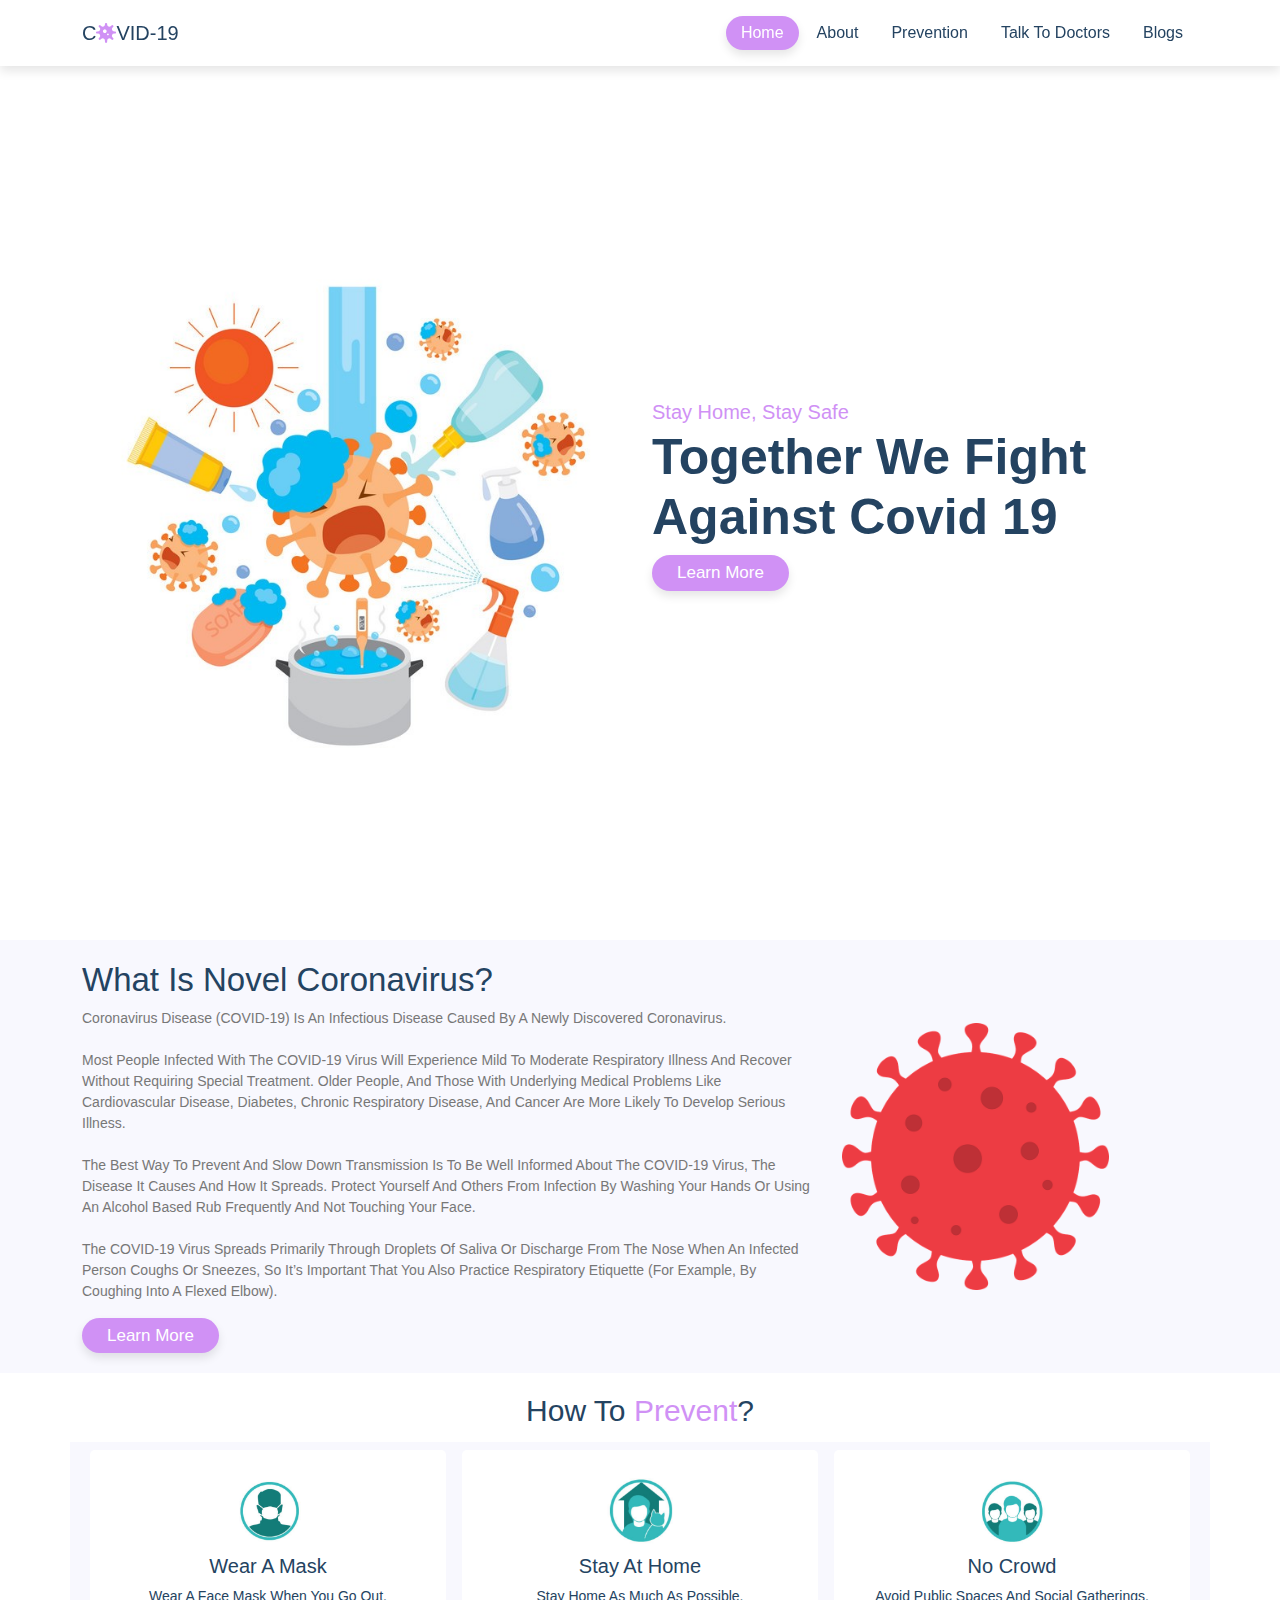
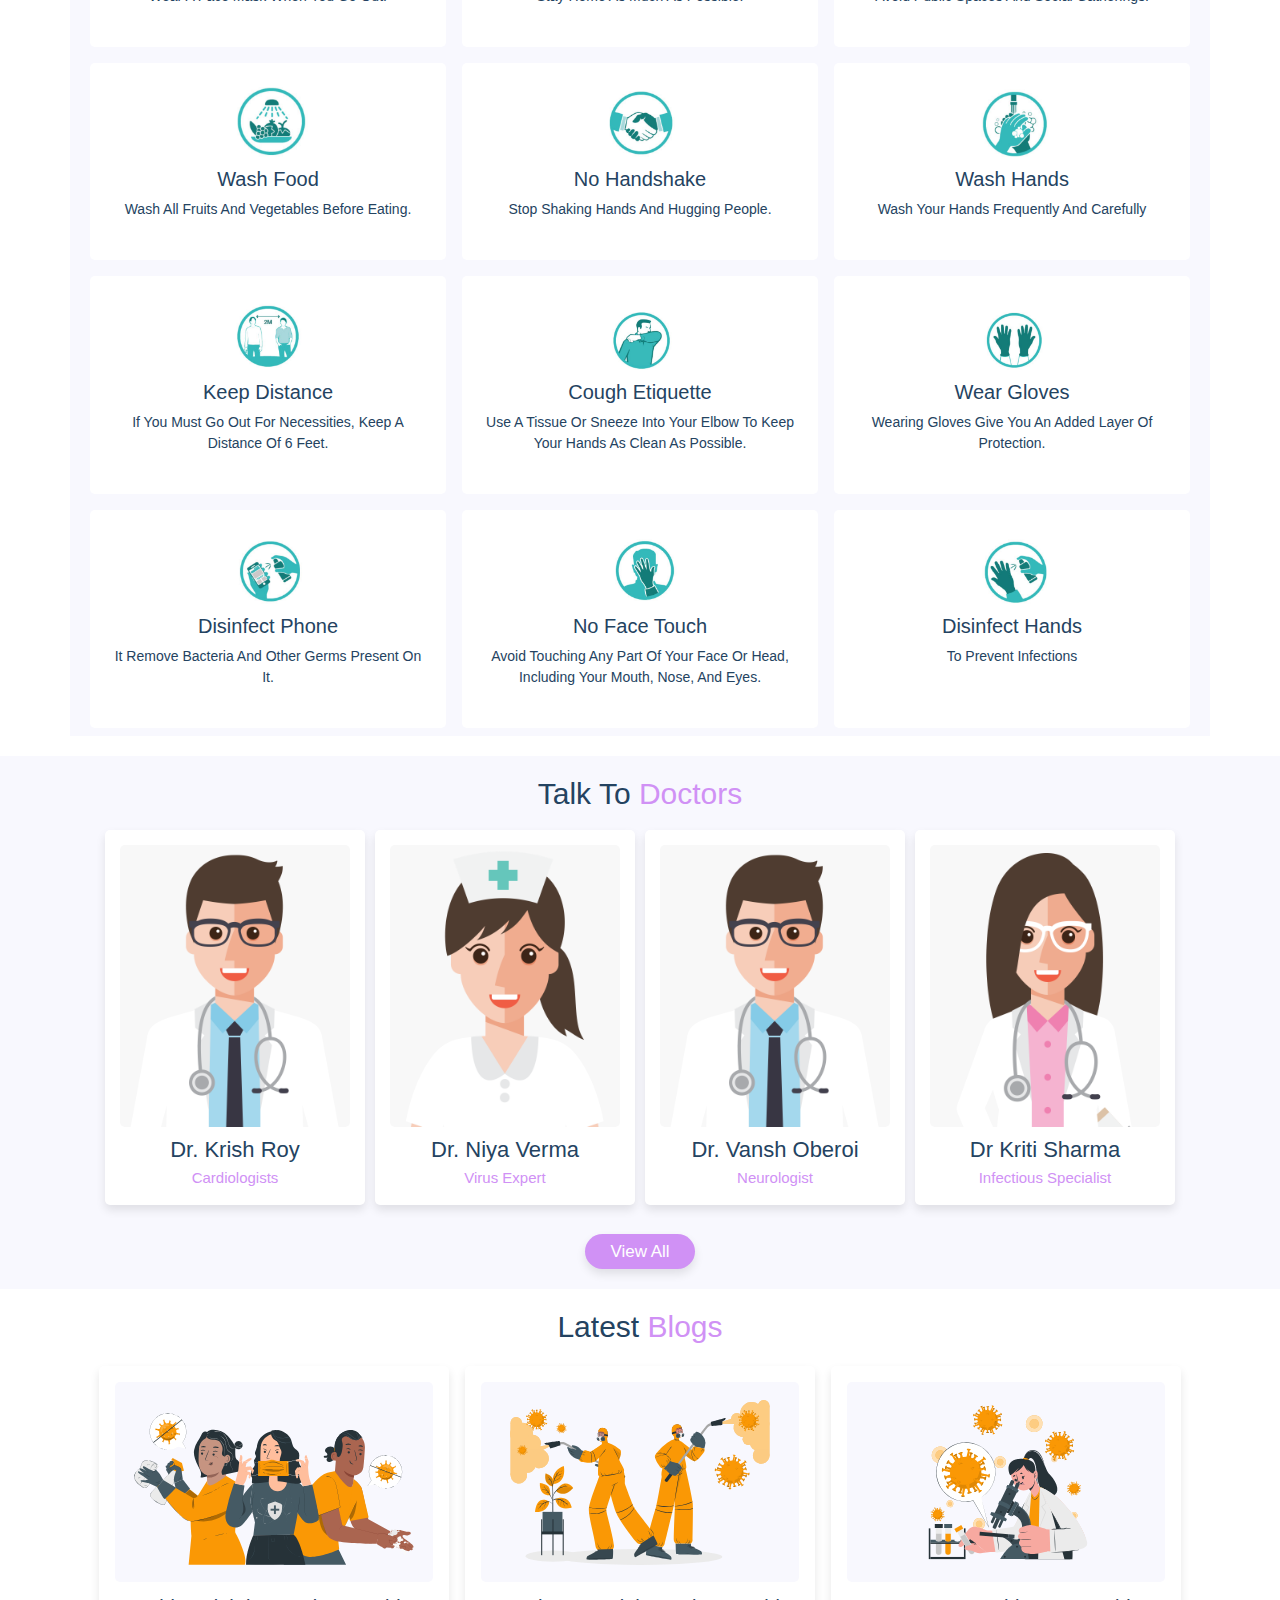
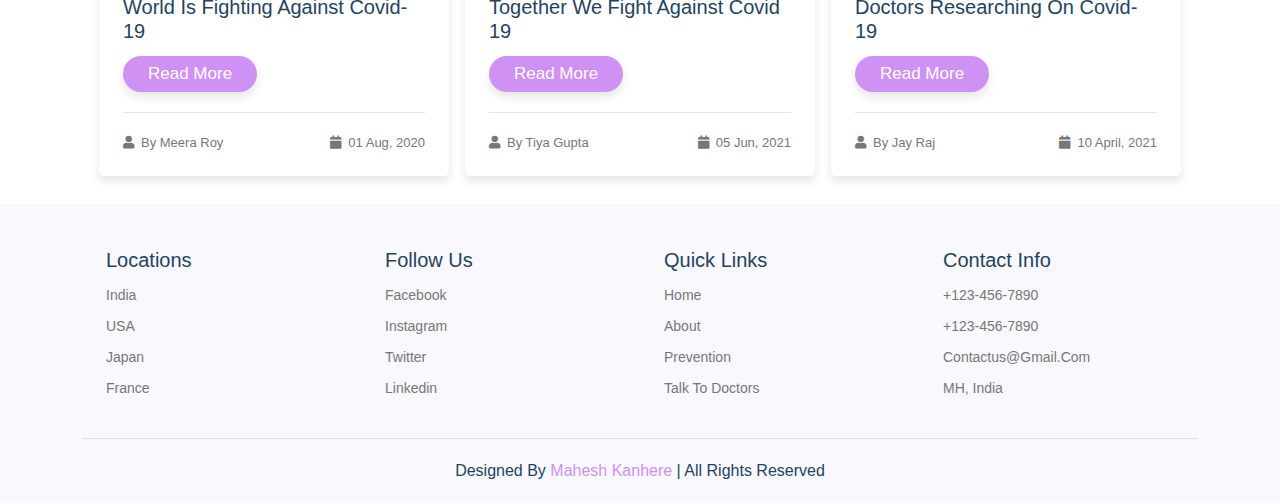
<file: src/index.html>
<!DOCTYPE html>
<html lang="en">

<head>
    <meta charset="UTF-8">
    <meta http-equiv="X-UA-Compatible" content="IE=edge">
    <meta name="viewport" content="width=device-width, initial-scale=1.0">
    <title>covid-19 awerness</title>

    <!-- bootstrap cdn link  -->
    <link href="https://cdn.jsdelivr.net/npm/bootstrap@5.0.2/dist/css/bootstrap.min.css" rel="stylesheet">

    <!-- font awesome cdn link  -->
    <link rel="stylesheet" href="https://cdnjs.cloudflare.com/ajax/libs/font-awesome/5.15.3/css/all.min.css">

    <!-- custom css file link  -->
    <link rel="stylesheet" href="style.css">

</head>

<body>

    <!-- header section starts -->

    <header class="fixed-top py-3">

        <div class="container d-flex align-items-center justify-content-between">

            <a href="#" class="logo">C<span class="fas fa-virus"></span>VID-19</a>

            <div id="menu-bar" class="fas fa-bars d-inline-block d-md-none"></div>

            <nav class="nav">
                <a href="#home" class="active">home</a>
                <a href="#about">about</a>
                <a href="#prevent">prevention</a>
                <a href="#experts">talk to doctors</a>
                <a href="#blogs">blogs</a>
            </nav>

        </div>

    </header>

    <!-- header section end-->

    <!-- home section starts  -->

    <section class="home" id="home">

        <div class="container">

            <div class="row min-vh-100 align-items-center pt-5">

                <div class="col-md-6">
                    <span class="hbeat">

                        <img src="images/edited-corona.jpg" class="w-100" alt="">
                    </span>
                </div>

                <div class="col-md-6 content text-center text-md-start pl-md-5">
                    <span>stay home, stay safe</span>
                    <h3>together we fight against covid 19</h3>
                    <a href="https://www.who.int/southeastasia/news/opinion-editorials/detail/together-forward-in-the-fight-against-covid-19" class="link-btn">learn more</a>
                </div>

            </div>

        </div>

    </section>

    <!-- home section ends -->

    <!-- about section starts  -->

    <section class="about" id="about">

        <div class="container">

            <div class="row align-items-center flex-wrap-reverse">

                <div class="col-md-8 content">
                    <h3>What is novel coronavirus?</h3>
                    <p>Coronavirus disease (COVID-19) is an infectious disease caused by a newly discovered coronavirus.
                        <br> <br>

                        Most people infected with the COVID-19 virus will experience mild to moderate respiratory
                        illness and recover without requiring special treatment. Older people, and those with underlying
                        medical problems like cardiovascular disease, diabetes, chronic respiratory disease, and cancer
                        are more likely to develop serious illness. <br> <br>

                        The best way to prevent and slow down transmission is to be well informed about the COVID-19
                        virus, the disease it causes and how it spreads. Protect yourself and others from infection by
                        washing your hands or using an alcohol based rub frequently and not touching your face. <br>
                        <br>

                        The COVID-19 virus spreads primarily through droplets of saliva or discharge from the nose when
                        an infected person coughs or sneezes, so it’s important that you also practice respiratory
                        etiquette (for example, by coughing into a flexed elbow).<br></p>

                    <a href="https://www.who.int/" class="link-btn">learn more</a>
                </div>

                <div class="col-md-4">
                    <span class="rotate">

                        <img src="images/virus.png" class="w-75" alt="">
                    </span>
                </div>

            </div>

        </div>

    </section>

    <!-- about section ends -->




    <!-- prevent section starts  -->

    <section class="prevent" id="prevent">

        <h1 class="heading"> how to <span>prevent</span>? </h1>

        <div class="try container">

            <div class="d-flex flex-wrap justify-content-center">

                <div class="box p-4 m-2">
                    <img src="images/two.png" alt="">
                    <h3>wear a mask</h3>
                    <p>Wear a face mask when you go out.</p>
                </div>

                <div class="box p-4 m-2">
                    <img src="images/one.png" alt="">
                    <h3>stay at home</h3>
                    <p>Stay home as much as possible. </p>
                </div>

                <div class="box p-4 m-2">
                    <img src="images/three.png" alt="">
                    <h3>no crowd</h3>
                    <p>Avoid public spaces and social gatherings.</p>
                </div>

                <div class="box p-4 m-2">
                    <img src="images/four.png" alt="">
                    <h3>wash food</h3>
                    <p>wash all fruits and vegetables before eating.</p>
                </div>

                <div class="box p-4 m-2">
                    <img src="images/five.png" alt="">
                    <h3>no handshake</h3>
                    <p>Stop shaking hands and hugging people.</p>
                </div>

                <div class="box p-4 m-2">
                    <img src="images/six.png" alt="">
                    <h3>wash hands</h3>
                    <p>Wash your hands frequently and carefully</p>
                </div>

                <div class="box p-4 m-2">
                    <img src="images/seven.png" alt="">
                    <h3>keep distance</h3>
                    <p>If you must go out for necessities, keep a distance of 6 feet.</p>
                </div>

                <div class="box p-4 m-2">
                    <img src="images/eight.png" alt="">
                    <h3>cough etiquette</h3>
                    <p>Use a tissue or sneeze into your elbow to keep your hands as clean as possible.</p>
                </div>

                <div class="box p-4 m-2">
                    <img src="images/nine.png" alt="">
                    <h3>wear gloves</h3>
                    <p> wearing gloves give you an added layer of protection.</p>
                </div>

                <div class="box p-4 m-2">
                    <img src="images/ten.png" alt="">
                    <h3>disinfect phone</h3>
                    <p>it remove bacteria and other germs present on it.</p>
                </div>

                <div class="box p-4 m-2">
                    <img src="images/eleven.png" alt="">
                    <h3>no face touch</h3>
                    <p>Avoid touching any part of your face or head, including your mouth, nose, and eyes.</p>
                </div>

                <div class="box p-4 m-2">
                    <img src="images/twelve.png" alt="">
                    <h3>disinfect hands</h3>
                    <p>to prevent infections</p>
                </div>






            </div>

        </div>

    </section>

    <!-- prevent section ends -->

    <!-- experts section starts  -->

    <section class="experts" id="experts">

        <h1 class="heading"> talk to <span>doctors</span> </h1>

        <div class="container">

            <div class="d-flex justify-content-center flex-wrap">

                <div class="box">
                    <img src="images/exp-1.png" alt="">
                    <h3>Dr. krish Roy</h3>
                    <span>cardiologists</span>
                    <div class="share">
                        <a href="#" class="fab fa-facebook-f"></a>
                        <a href="#" class="fab fa-twitter"></a>
                        <a href="#" class="fab fa-instagram"></a>
                        <a href="#" class="fab fa-linkedin"></a>
                    </div>
                </div>

                <div class="box">
                    <img src="images/exp-2.png" alt="">
                    <h3>dr. niya verma</h3>
                    <span>virus expert</span>
                    <div class="share">
                        <a href="#" class="fab fa-facebook-f"></a>
                        <a href="#" class="fab fa-twitter"></a>
                        <a href="#" class="fab fa-instagram"></a>
                        <a href="#" class="fab fa-linkedin"></a>
                    </div>
                </div>

                <div class="box">
                    <img src="images/exp-3.png" alt="">
                    <h3>dr. vansh oberoi</h3>
                    <span>neurologist</span>
                    <div class="share">
                        <a href="#" class="fab fa-facebook-f"></a>
                        <a href="#" class="fab fa-twitter"></a>
                        <a href="#" class="fab fa-instagram"></a>
                        <a href="#" class="fab fa-linkedin"></a>
                    </div>
                </div>

                <div class="box">
                    <img src="images/exp-4.png" alt="">
                    <h3>dr kriti sharma</h3>
                    <span>infectious specialist</span>
                    <div class="share">
                        <a href="#" class="fab fa-facebook-f"></a>
                        <a href="#" class="fab fa-twitter"></a>
                        <a href="#" class="fab fa-instagram"></a>
                        <a href="#" class="fab fa-linkedin"></a>
                    </div>
                </div>

            </div>

        </div>
        <br>
           <center>

               <a href="doctors.html" class="link-btn">View All</a>
            </center>

    </section>

    <!-- experts section ends -->



    <!-- blogs section starts  -->

    <section class="blogs" id="blogs">

        <h1 class="heading">latest <span>blogs</span> </h1>

        <div class="container">

            <div class="d-flex justify-content-center flex-wrap">

                <div class="box p-3 m-2">
                    <div class="image">
                        <img src="images/blog-1.svg" class="w-100 h-100" alt="">
                    </div>
                    <div class="content p-2">
                        <h3>world is fighting against covid-19</h3>
                        <a href="#" class="link-btn">read more</a>
                        <div class="icons">
                            <a href="#"><i class="fas fa-user"></i>by meera roy</a>
                            <a href="#"><i class="fas fa-calendar"></i>01 aug, 2020</a>
                        </div>
                    </div>
                </div>

                <div class="box p-3 m-2">
                    <div class="image">
                        <img src="images/blog-2.svg" class="w-100 h-100" alt="">
                    </div>
                    <div class="content p-2">
                        <h3>together we fight against covid 19</h3>
                        <a href="#" class="link-btn">read more</a>
                        <div class="icons">
                            <a href="#"><i class="fas fa-user"></i>by tiya gupta</a>
                            <a href="#"><i class="fas fa-calendar"></i>05 jun, 2021</a>
                        </div>
                    </div>
                </div>

                <div class="box p-3 m-2">
                    <div class="image">
                        <img src="images/blog-3.svg" class="w-100 h-100" alt="">
                    </div>
                    <div class="content p-2">
                        <h3>doctors researching on covid-19</h3>
                        <a href="#" class="link-btn">read more</a>
                        <div class="icons">
                            <a href="#"><i class="fas fa-user"></i>by jay raj</a>
                            <a href="#"><i class="fas fa-calendar"></i>10 april, 2021</a>
                        </div>
                    </div>
                </div>

            </div>

        </div>

    </section>

    <!-- blogs section ends -->

    <!-- footer section starts  -->

    <section class="footer">

        <div class="container">

            <div class="d-flex flex-wrap justify-content-center text-center text-sm-start">

                <div class="box p-3 m-2">
                    <h3>locations</h3>
                    <a href="#">india</a>
                    <a href="#">USA</a>
                    <a href="#">japan</a>
                    <a href="#">france</a>

                </div>

                <div class="box p-3 m-2">
                    <h3>follow us</h3>
                    <a href="#">facebook</a>
                    <a href="#">instagram</a>
                    <a href="#">twitter</a>
                    <a href="#">linkedin</a>
                </div>

                <div class="box p-3 m-2">
                    <h3>quick links</h3>
                    <a href="#">home</a>
                    <a href="#">about</a>
                    <a href="#">prevention</a>
                    <a href="#">talk to doctors</a>

                </div>

                

                <div class="box p-3 m-2">
                    <h3>contact info</h3>
                    <a href="#">+123-456-7890</a>
                    <a href="#">+123-456-7890</a>
                    <a href="#">contactus@gmail.com</a>
                    <a href="#">MH, india</a>
                </div>

            </div>

            <div class="credit"> Designed by <span>Mahesh Kanhere</span> | all rights reserved </div>

        </div>

    </section>

    <!-- footer section ends -->

    <!-- js file link  -->
    <script src="script.js"></script>

</body>

</html>
</file>
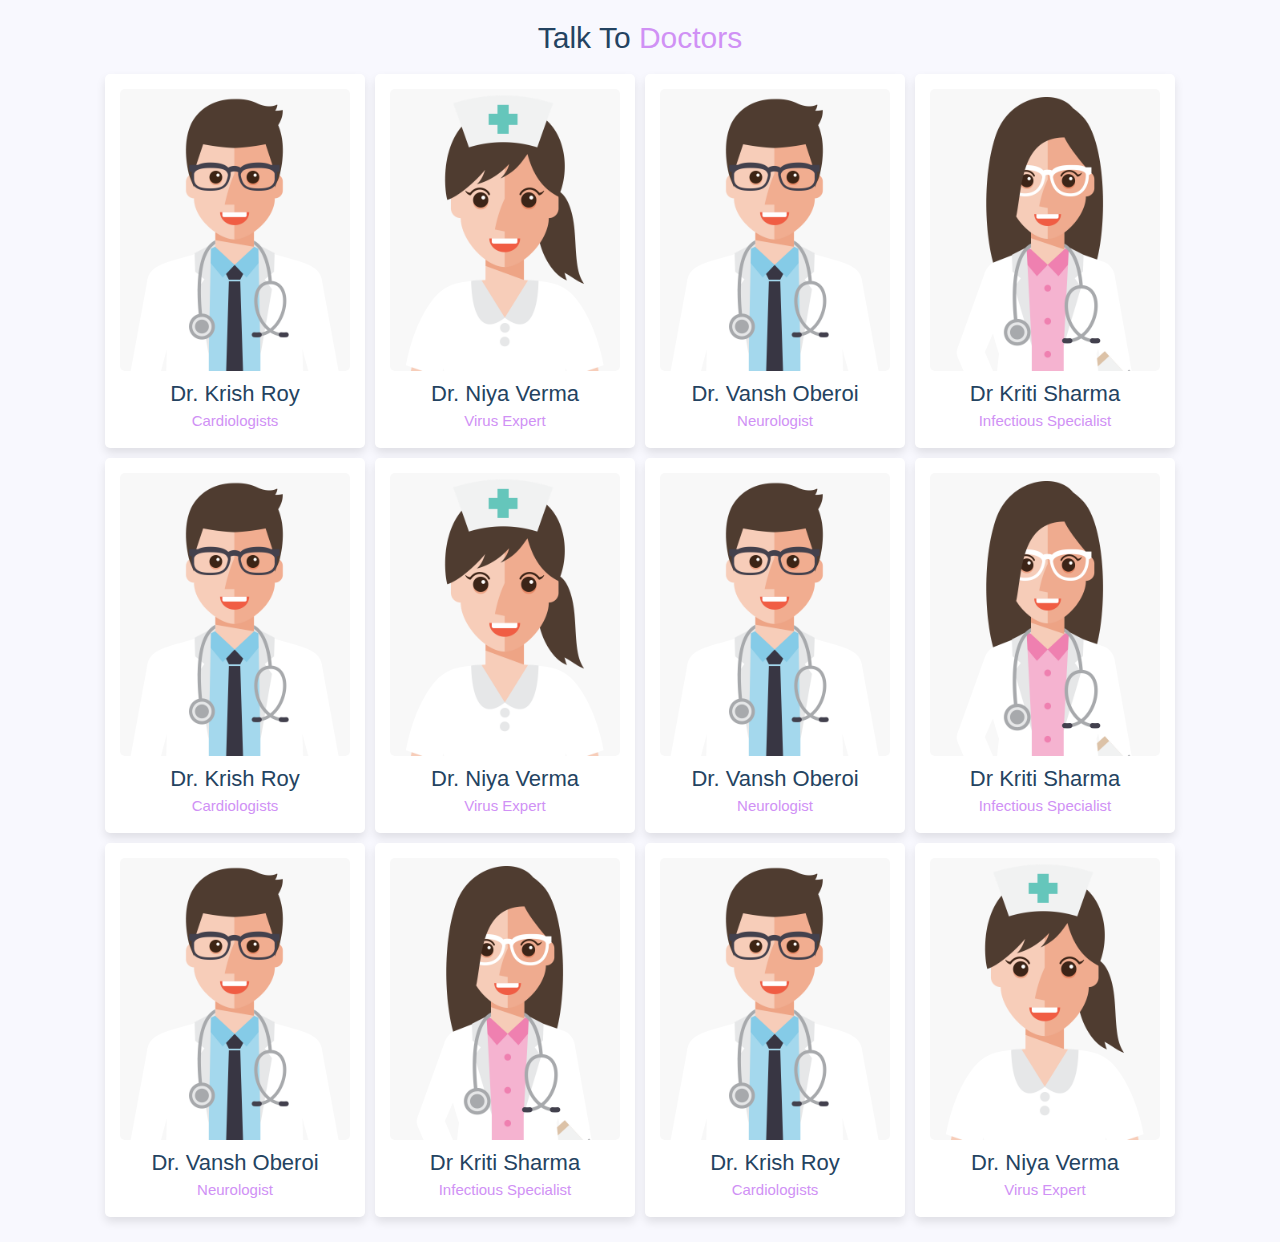
<file: src/doctors.html>
<!DOCTYPE html>
<html lang="en">
<head>
    <meta charset="UTF-8">
    <meta http-equiv="X-UA-Compatible" content="IE=edge">
    <meta name="viewport" content="width=device-width, initial-scale=1.0">
    <title>Doctors</title>

    <!-- bootstrap cdn link  -->
    <link href="https://cdn.jsdelivr.net/npm/bootstrap@5.0.2/dist/css/bootstrap.min.css" rel="stylesheet">

    <!-- font awesome cdn link  -->
    <link rel="stylesheet" href="https://cdnjs.cloudflare.com/ajax/libs/font-awesome/5.15.3/css/all.min.css">

    <!-- custom css file link  -->
    <link rel="stylesheet" href="style.css">

</head>
<body>
    <!-- experts section starts  -->

    <section class="experts" id="experts">

        <h1 class="heading"> talk to <span>doctors</span> </h1>

        <div class="container">

            <div class="d-flex justify-content-center flex-wrap">

                <div class="box">
                    <img src="images/exp-1.png" alt="">
                    <h3>Dr. krish Roy</h3>
                    <span>cardiologists</span>
                    <div class="share">
                        <a href="#" class="fab fa-facebook-f"></a>
                        <a href="#" class="fab fa-twitter"></a>
                        <a href="#" class="fab fa-instagram"></a>
                        <a href="#" class="fab fa-linkedin"></a>
                    </div>
                </div>

                <div class="box">
                    <img src="images/exp-2.png" alt="">
                    <h3>dr. niya verma</h3>
                    <span>virus expert</span>
                    <div class="share">
                        <a href="#" class="fab fa-facebook-f"></a>
                        <a href="#" class="fab fa-twitter"></a>
                        <a href="#" class="fab fa-instagram"></a>
                        <a href="#" class="fab fa-linkedin"></a>
                    </div>
                </div>

                <div class="box">
                    <img src="images/exp-3.png" alt="">
                    <h3>dr. vansh oberoi</h3>
                    <span>neurologist</span>
                    <div class="share">
                        <a href="#" class="fab fa-facebook-f"></a>
                        <a href="#" class="fab fa-twitter"></a>
                        <a href="#" class="fab fa-instagram"></a>
                        <a href="#" class="fab fa-linkedin"></a>
                    </div>
                </div>

                <div class="box">
                    <img src="images/exp-4.png" alt="">
                    <h3>dr kriti sharma</h3>
                    <span>infectious specialist</span>
                    <div class="share">
                        <a href="#" class="fab fa-facebook-f"></a>
                        <a href="#" class="fab fa-twitter"></a>
                        <a href="#" class="fab fa-instagram"></a>
                        <a href="#" class="fab fa-linkedin"></a>
                    </div>
                </div>

                <div class="box">
                    <img src="images/exp-1.png" alt="">
                    <h3>Dr. krish Roy</h3>
                    <span>cardiologists</span>
                    <div class="share">
                        <a href="#" class="fab fa-facebook-f"></a>
                        <a href="#" class="fab fa-twitter"></a>
                        <a href="#" class="fab fa-instagram"></a>
                        <a href="#" class="fab fa-linkedin"></a>
                    </div>
                </div>

                <div class="box">
                    <img src="images/exp-2.png" alt="">
                    <h3>dr. niya verma</h3>
                    <span>virus expert</span>
                    <div class="share">
                        <a href="#" class="fab fa-facebook-f"></a>
                        <a href="#" class="fab fa-twitter"></a>
                        <a href="#" class="fab fa-instagram"></a>
                        <a href="#" class="fab fa-linkedin"></a>
                    </div>
                </div>

                <div class="box">
                    <img src="images/exp-3.png" alt="">
                    <h3>dr. vansh oberoi</h3>
                    <span>neurologist</span>
                    <div class="share">
                        <a href="#" class="fab fa-facebook-f"></a>
                        <a href="#" class="fab fa-twitter"></a>
                        <a href="#" class="fab fa-instagram"></a>
                        <a href="#" class="fab fa-linkedin"></a>
                    </div>
                </div>

                <div class="box">
                    <img src="images/exp-4.png" alt="">
                    <h3>dr kriti sharma</h3>
                    <span>infectious specialist</span>
                    <div class="share">
                        <a href="#" class="fab fa-facebook-f"></a>
                        <a href="#" class="fab fa-twitter"></a>
                        <a href="#" class="fab fa-instagram"></a>
                        <a href="#" class="fab fa-linkedin"></a>
                    </div>
                </div>
                <div class="box">
                    <img src="images/exp-3.png" alt="">
                    <h3>dr. vansh oberoi</h3>
                    <span>neurologist</span>
                    <div class="share">
                        <a href="#" class="fab fa-facebook-f"></a>
                        <a href="#" class="fab fa-twitter"></a>
                        <a href="#" class="fab fa-instagram"></a>
                        <a href="#" class="fab fa-linkedin"></a>
                    </div>
                </div>

                <div class="box">
                    <img src="images/exp-4.png" alt="">
                    <h3>dr kriti sharma</h3>
                    <span>infectious specialist</span>
                    <div class="share">
                        <a href="#" class="fab fa-facebook-f"></a>
                        <a href="#" class="fab fa-twitter"></a>
                        <a href="#" class="fab fa-instagram"></a>
                        <a href="#" class="fab fa-linkedin"></a>
                    </div>
                </div>

                <div class="box">
                    <img src="images/exp-1.png" alt="">
                    <h3>Dr. krish Roy</h3>
                    <span>cardiologists</span>
                    <div class="share">
                        <a href="#" class="fab fa-facebook-f"></a>
                        <a href="#" class="fab fa-twitter"></a>
                        <a href="#" class="fab fa-instagram"></a>
                        <a href="#" class="fab fa-linkedin"></a>
                    </div>
                </div>

                <div class="box">
                    <img src="images/exp-2.png" alt="">
                    <h3>dr. niya verma</h3>
                    <span>virus expert</span>
                    <div class="share">
                        <a href="#" class="fab fa-facebook-f"></a>
                        <a href="#" class="fab fa-twitter"></a>
                        <a href="#" class="fab fa-instagram"></a>
                        <a href="#" class="fab fa-linkedin"></a>
                    </div>
                </div>



            </div>

        </div>
        

    </section>

    <!-- experts section ends -->
</body>
</html>
</file>
<file: src/style.css>
:root{
    --main-color:#d091f5;
    --black:#244361;
    --box-shadow:0 5px 10px rgba(0,0,0,.1);
}

*{
    margin:0; padding:0;
    box-sizing: border-box;
    outline: none; border:none;
    text-decoration: none !important;
    text-transform: capitalize;
    font-family: Verdana, Geneva, Tahoma, sans-serif;
}

html{
    scroll-padding-top: 60px;
}

section{
    padding:20px 0;
}



section:nth-child(odd){
    background: #f8f8fe;
}

.heading{
    text-align: center;
    padding:0 15px;
    padding-bottom: 5px;
    color:var(--black);
    font-size: 30px;
}

.heading span{
    color:var(--main-color);
}

.link-btn{
    display: inline-block;
    background:var(--main-color);
    color:#fff;
    border-radius: 50px;
    padding:5px 25px;
    font-size: 17px;
    cursor: pointer;
    box-shadow: var(--box-shadow);
}

.link-btn:hover{
    color:#fff;
    background:var(--black);
}

header{
    box-shadow: var(--box-shadow);
    background: #fff;
}

header .logo{
    font-size: 20px;
    color:var(--black);
}

header .logo span{
    color:var(--main-color);
}

header .nav a{
    margin-left: 3px;
    border-radius: 50px;
    color:var(--black);
    padding:5px 15px;
}

header .nav a.active,
header .nav a:hover{
    background: var(--main-color);
    box-shadow: var(--box-shadow);
    color:#fff;
}

#menu-bar{
    color:var(--black);
    cursor: pointer;
    font-size: 25px;
    transition: .2s linear;
}

.hbeat img{
    animation: hbeat 4s linear infinite;
}

@keyframes hbeat{
    0% { transform: scale(.65);}
    20% { transform: scale(.75);}
    40% { transform: scale(.65);}
    60% { transform: scale(.75);}
    80% { transform: scale(.65);}
    100% { transform: scale(.75);}
    
}


.home{
    min-height: 100vh;
   
    background-position: center;
    background-size: cover;
}

.home .content span{
    color:var(--main-color);
    font-size: 20px;
}

.home .content h3{
    color:var(--black);
    font-size: 50px;
    font-weight: bolder;
}

.about .content h3{
    color:var(--black);
    font-size: 33px;
}

.about .content p{
    color:#777;
    font-size: 14px;
}


.rotate img{
    animation: gocorona 3s linear infinite;
}

@keyframes gocorona{
    0% { transform: rotate(0);}
    100% { transform: rotate(360deg);}
}

.try {
    background: #f8f8fe;
}

.prevent .box{
    flex:1 1 300px;
    background: white;
    border-radius: 5px;
    text-align: center;
   
    
}

.prevent .box img{
    margin-bottom: 10px;
    height: 70px;

}

.prevent .box h3{
    color:var(--black);
    font-size: 20px;
}

.prevent .box p{
    color:var(--black);
    font-size: 14px;
}




.experts .box{
    width:260px;
    background:#fff;
    border-radius: 5px;
    box-shadow: var(--box-shadow);
    margin:5px;
    padding:15px;
    text-align: center;
    position: relative;
    overflow: hidden;
}

.experts .box img{
    background: #f8f8f8;;
    border-radius: 5px;
    width: 100%;
    margin-bottom: 8px;
}

.experts .box h3{
    font-size: 22px;
    margin:2px 0;
    color:var(--black);
}

.experts .box span{
    font-size: 15px;
    color:var(--main-color);
}

.experts .box .share{
    position: absolute;
    top:5px; right: -50px;
    transition: .2s;
}

.experts .box:hover .share{
    right:15px;
}

.experts .box .share a{
    border-radius: 5px;
    background:var(--main-color);
    color:#fff;
    display: block;
    height: 40px;
    width: 40px;
    line-height: 40px;
    margin-top: 5px;
}

.experts .box .share a:hover{
    background:var(--black);
}

.contact form{
    padding:15px;
    border-radius: 5px;
    box-shadow: var(--box-shadow);
}

.contact form .box,
.contact form textarea{
    background:#f8f8fe;
    border-radius: 5px;
    font-size: 17px;
    padding:10px;
    margin:7px 0;
    width: 100%;
    text-transform: none;
    color:var(--black);
}

.contact form textarea{
    resize: none;
    height: 200px;
}

.contact .map{
    border-radius: 5px;
    height: 100%;
    width:100%;
}

.blogs .box{
    width: 350px;
    border-radius: 5px;
    box-shadow: var(--box-shadow);
    background:#fff;
}

.blogs .box .image{
    height: 200px;
    width: 100%;
    border-radius: 5px;
    overflow: hidden;
    background:#f8f8fe;
}

.blogs .box .image img{
    transition: .2s linear;
}

.blogs .box:hover .image img{
    transform: scale(1.1);
}

.blogs .box .content h3{
    padding:5px 0;
    font-size: 20px;
    color:var(--black);
}

.blogs .box .content .icons{
    display: flex;
    justify-content: space-between;
    margin-top: 20px;
    padding-top: 20px;
    border-top: 1px solid rgba(0,0,0,.1);
}

.blogs .box .content .icons a{
    color:#777;
    font-size: 13px;
}

.blogs .box .content .icons a i{
    padding-right: 7px;
}


.blogs .box .content .icons a:hover{
    color:var(--main-color);
}

.footer .box{
    flex:1 1 250px;
}

.footer .box h3{
    font-size: 20px;
    color:var(--black);
}

.footer .box a{
    display: block;
    font-size: 14px;
    color:#777;
    padding:5px 0;
}

.footer .box a:hover{
    color:var(--main-color);
}

.footer .credit{
    text-align: center;
    color:var(--black);
    border-top: 1px solid rgba(0,0,0,.1);
    margin-top: 10px;
    padding-top: 20px;
}

.footer .credit span{
    color:var(--main-color);
}

















/* media queries  */

@media (max-width:991px){

    .home .content h3{
        font-size: 30px;
    }

}

@media (max-width:768px){

    header .nav{
        position: absolute;
        top:100%; left: 0; right: 0;
        background: #fff;
        border-top: 1px solid rgba(0,0,0,.1);
        border-bottom: 1px solid rgba(0,0,0,.1);
        transition: .2s linear;
        clip-path: polygon(0 0, 100% 0, 100% 0, 0 0);
    }

    header .nav.active{
        clip-path: polygon(0 0, 100% 0, 100% 100%, 0% 100%);
    }

    header .nav a{
        display: block;
        width: 100%;
        margin:10px;
    }

    .fa-times{
        transform: rotate(180deg);
    }

}
</file>
